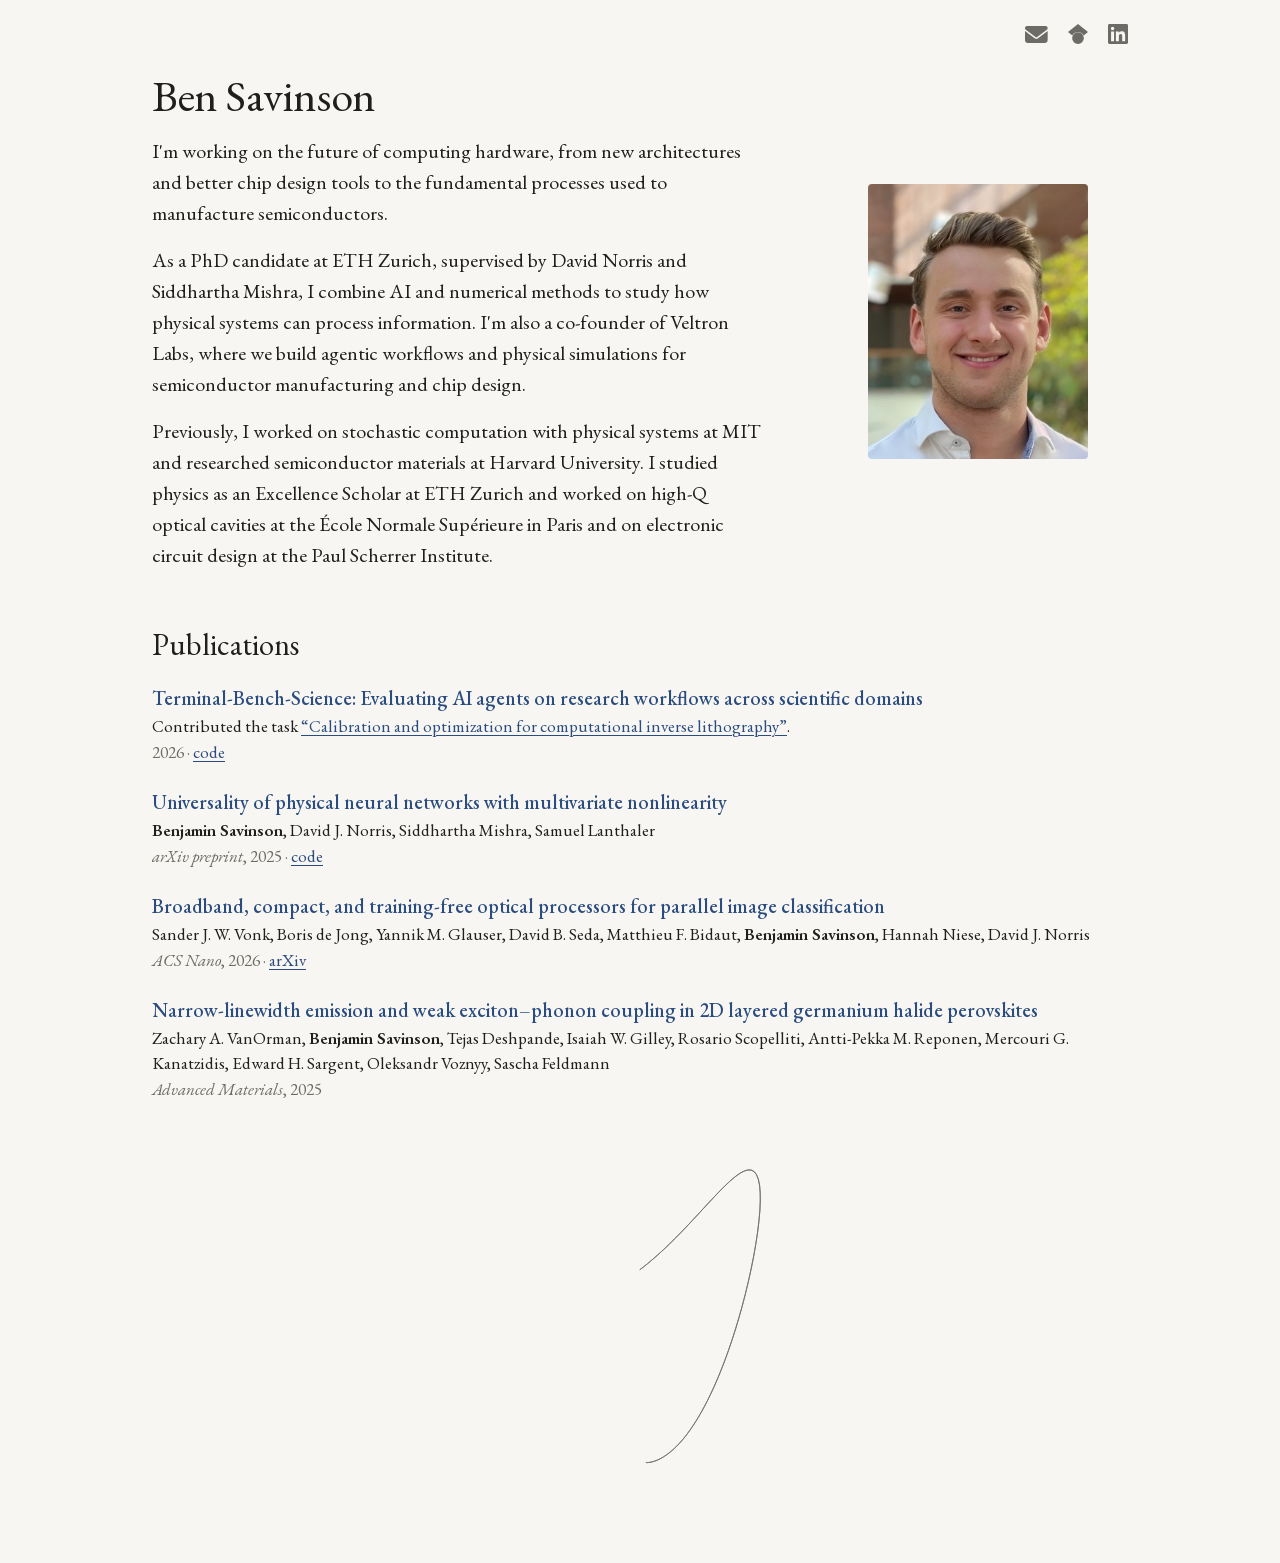
<file: index.html>
<!doctype html>
<html lang="en">
<head>
  <meta charset="utf-8">
  <meta name="viewport" content="width=device-width, initial-scale=1">
  <meta name="google-site-verification" content="pYYYJM1Htt2j3zHiaBGz2p8FPqULOonhci7dPHbsLLY">
  <title>Ben Savinson</title>
  <meta name="description" content="Personal website of Ben Savinson.">
  <meta property="og:type" content="website">
  <meta property="og:title" content="Ben Savinson">
  <meta property="og:description" content="Personal website of Ben Savinson.">
  <meta property="og:url" content="https://bsavinson.github.io/">
  <meta property="og:image" content="https://bsavinson.github.io/link-preview.jpg">
  <meta property="og:image:width" content="256">
  <meta property="og:image:height" content="256">
  <meta property="og:image:alt" content="Ben Savinson">
  <meta name="twitter:card" content="summary">
  <link rel="canonical" href="https://bsavinson.github.io/">
  <link rel="icon" href="favicon.ico" sizes="32x32">
  <link rel="icon" href="icon-192.png" type="image/png" sizes="192x192">
  <link rel="apple-touch-icon" href="apple-touch-icon.png">
  <link rel="stylesheet" href="styles.css">
  <script type="application/ld+json">
  {
    "@context": "https://schema.org",
    "@type": "Person",
    "name": "Ben Savinson",
    "alternateName": "Benjamin Savinson",
    "url": "https://bsavinson.github.io/",
    "image": "https://bsavinson.github.io/portrait.jpg",
    "jobTitle": "PhD candidate",
    "affiliation": {
      "@type": "CollegeOrUniversity",
      "name": "ETH Zurich"
    },
    "worksFor": {
      "@type": "Organization",
      "name": "Veltron Labs"
    },
    "email": "mailto:bsavinson@ethz.ch",
    "sameAs": [
      "https://scholar.google.com/citations?user=Upe7-7kAAAAJ",
      "https://www.linkedin.com/in/benjamin-savinson/"
    ]
  }
  </script>
</head>
<body>
  <header class="site-header">
    <!-- Email and LinkedIn icons: Font Awesome Free 6.7.2 (CC BY 4.0, https://fontawesome.com/license/free). Google Scholar icon: Simple Icons (CC0). -->
    <nav class="social" aria-label="Contact and profiles">
      <a href="mailto:bsavinson@ethz.ch" aria-label="Email" title="bsavinson@ethz.ch">
        <svg class="icon icon-email" viewBox="0 64 512 384" aria-hidden="true"><path d="M48 64C21.5 64 0 85.5 0 112c0 15.1 7.1 29.3 19.2 38.4L236.8 313.6c11.4 8.5 27 8.5 38.4 0L492.8 150.4c12.1-9.1 19.2-23.3 19.2-38.4c0-26.5-21.5-48-48-48L48 64zM0 176L0 384c0 35.3 28.7 64 64 64l384 0c35.3 0 64-28.7 64-64l0-208L294.4 339.2c-22.8 17.1-54 17.1-76.8 0L0 176z"/></svg>
      </a>
      <a href="https://scholar.google.com/citations?user=Upe7-7kAAAAJ&amp;hl=en" aria-label="Google Scholar" title="Google Scholar">
        <svg class="icon icon-scholar" viewBox="0 0 24 24" aria-hidden="true"><path d="M5.242 13.769L0 9.5 12 0l12 9.5-5.242 4.269C17.548 11.249 14.978 9.5 12 9.5c-2.977 0-5.548 1.748-6.758 4.269zM12 10a7 7 0 1 0 0 14 7 7 0 0 0 0-14z"/></svg>
      </a>
      <a href="https://www.linkedin.com/in/benjamin-savinson/" aria-label="LinkedIn" title="LinkedIn" rel="me">
        <svg class="icon icon-linkedin" viewBox="0 32 448 448" aria-hidden="true"><path d="M416 32H31.9C14.3 32 0 46.5 0 64.3v383.4C0 465.5 14.3 480 31.9 480H416c17.6 0 32-14.5 32-32.3V64.3c0-17.8-14.4-32.3-32-32.3zM135.4 416H69V202.2h66.5V416zm-33.2-243c-21.3 0-38.5-17.3-38.5-38.5S80.9 96 102.2 96c21.2 0 38.5 17.3 38.5 38.5 0 21.3-17.2 38.5-38.5 38.5zm282.1 243h-66.4V312c0-24.8-.5-56.7-34.5-56.7-34.6 0-39.9 27-39.9 54.9V416h-66.4V202.2h63.7v29.2h.9c8.9-16.8 30.6-34.5 62.9-34.5 67.2 0 79.7 44.3 79.7 101.9V416z"/></svg>
      </a>
    </nav>
  </header>

  <main class="page">
    <div class="bio">
      <h1>Ben Savinson</h1>
      <p>I'm working on the future of computing hardware, from new architectures and better chip design tools to the fundamental processes used to manufacture semiconductors.</p>
      <p>As a PhD candidate at ETH Zurich, supervised by David Norris and Siddhartha Mishra, I combine AI and numerical methods to study how physical systems can process information. I'm also a co-founder of Veltron Labs, where we build agentic workflows and physical simulations for semiconductor manufacturing and chip design.</p>
      <p>Previously, I worked on stochastic computation with physical systems at MIT and researched semiconductor materials at Harvard University. I studied physics as an Excellence Scholar at ETH Zurich and worked on high-Q optical cavities at the École Normale Supérieure in Paris and on electronic circuit design at the Paul Scherrer Institute.</p>
    </div>

    <figure class="figure">
      <img class="portrait" src="portrait.jpg" width="220" height="275" alt="Portrait of Ben Savinson">
    </figure>

    <section class="publications" aria-labelledby="publications-heading">
      <h2 id="publications-heading">Publications</h2>
      <ul class="pub-list">
        <li class="pub">
          <a class="pub-title" href="https://www.terminal-bench-science.ai/">Terminal-Bench-Science: Evaluating AI agents on research workflows across scientific domains</a>
          <p class="pub-note">Contributed the task <a href="https://github.com/harbor-framework/terminal-bench-science/pull/701">“Calibration and optimization for computational inverse lithography”</a>.</p>
          <p class="pub-meta">2026 · <a href="https://github.com/harbor-framework/terminal-bench-science">code</a></p>
        </li>
        <li class="pub">
          <a class="pub-title" href="https://arxiv.org/abs/2509.05420">Universality of physical neural networks with multivariate nonlinearity</a>
          <p class="pub-authors"><strong>Benjamin Savinson</strong>, David J. Norris, Siddhartha Mishra, Samuel Lanthaler</p>
          <p class="pub-meta"><em>arXiv preprint</em>, 2025 · <a href="https://github.com/bsavinson/Universality_of_Physical_Systems_with_Multivariate_Nonlinearity">code</a></p>
        </li>
        <li class="pub">
          <a class="pub-title" href="https://doi.org/10.1021/acsnano.6c03355">Broadband, compact, and training-free optical processors for parallel image classification</a>
          <p class="pub-authors">Sander J. W. Vonk, Boris de Jong, Yannik M. Glauser, David B. Seda, Matthieu F. Bidaut, <strong>Benjamin Savinson</strong>, Hannah Niese, David J. Norris</p>
          <p class="pub-meta"><em>ACS Nano</em>, 2026 · <a href="https://arxiv.org/abs/2602.18778">arXiv</a></p>
        </li>
        <li class="pub">
          <a class="pub-title" href="https://doi.org/10.1002/adma.202419879">Narrow-linewidth emission and weak exciton–phonon coupling in 2D layered germanium halide perovskites</a>
          <p class="pub-authors">Zachary A. VanOrman, <strong>Benjamin Savinson</strong>, Tejas Deshpande, Isaiah W. Gilley, Rosario Scopelliti, Antti-Pekka M. Reponen, Mercouri G. Kanatzidis, Edward H. Sargent, Oleksandr Voznyy, Sascha Feldmann</p>
          <p class="pub-meta"><em>Advanced Materials</em>, 2025</p>
        </li>
      </ul>
    </section>

    <div class="attractor-end">
      <canvas id="attractor" role="img" aria-label="Lorenz attractor"></canvas>
    </div>
  </main>

  <script src="main.js" defer></script>
</body>
</html>
</file>
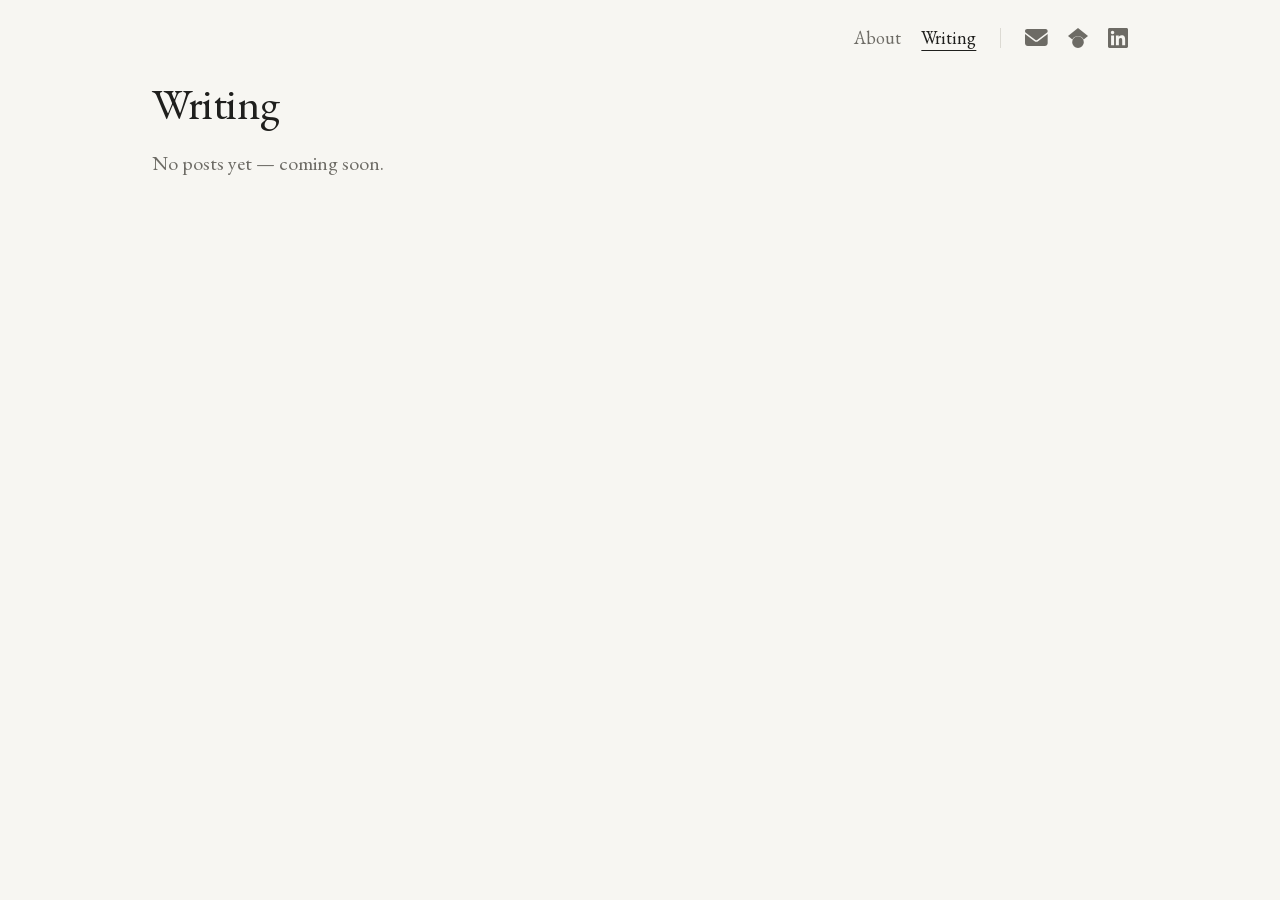
<file: writing/index.html>
<!doctype html>
<html lang="en">
<head>
  <meta charset="utf-8">
  <meta name="viewport" content="width=device-width, initial-scale=1">
  <title>Writing · Ben Savinson</title>
  <meta name="description" content="Writing by Ben Savinson.">
  <!-- Not linked from the homepage yet: keep out of search results until the first post. -->
  <meta name="robots" content="noindex">
  <link rel="icon" href="../favicon.ico" sizes="32x32">
  <link rel="icon" href="../icon-192.png" type="image/png" sizes="192x192">
  <link rel="apple-touch-icon" href="../apple-touch-icon.png">
  <link rel="stylesheet" href="../styles.css">
</head>
<body>
  <header class="site-header">
    <nav class="nav" aria-label="Main">
      <a href="../">About</a>
      <a href="./" aria-current="page">Writing</a>
    </nav>
    <!-- Email and LinkedIn icons: Font Awesome Free 6.7.2 (CC BY 4.0, https://fontawesome.com/license/free). Google Scholar icon: Simple Icons (CC0). -->
    <nav class="social" aria-label="Contact and profiles">
      <a href="mailto:bsavinson@ethz.ch" aria-label="Email" title="bsavinson@ethz.ch">
        <svg class="icon icon-email" viewBox="0 64 512 384" aria-hidden="true"><path d="M48 64C21.5 64 0 85.5 0 112c0 15.1 7.1 29.3 19.2 38.4L236.8 313.6c11.4 8.5 27 8.5 38.4 0L492.8 150.4c12.1-9.1 19.2-23.3 19.2-38.4c0-26.5-21.5-48-48-48L48 64zM0 176L0 384c0 35.3 28.7 64 64 64l384 0c35.3 0 64-28.7 64-64l0-208L294.4 339.2c-22.8 17.1-54 17.1-76.8 0L0 176z"/></svg>
      </a>
      <a href="https://scholar.google.com/citations?user=Upe7-7kAAAAJ&amp;hl=en" aria-label="Google Scholar" title="Google Scholar">
        <svg class="icon icon-scholar" viewBox="0 0 24 24" aria-hidden="true"><path d="M5.242 13.769L0 9.5 12 0l12 9.5-5.242 4.269C17.548 11.249 14.978 9.5 12 9.5c-2.977 0-5.548 1.748-6.758 4.269zM12 10a7 7 0 1 0 0 14 7 7 0 0 0 0-14z"/></svg>
      </a>
      <a href="https://www.linkedin.com/in/benjamin-savinson/" aria-label="LinkedIn" title="LinkedIn" rel="me">
        <svg class="icon icon-linkedin" viewBox="0 32 448 448" aria-hidden="true"><path d="M416 32H31.9C14.3 32 0 46.5 0 64.3v383.4C0 465.5 14.3 480 31.9 480H416c17.6 0 32-14.5 32-32.3V64.3c0-17.8-14.4-32.3-32-32.3zM135.4 416H69V202.2h66.5V416zm-33.2-243c-21.3 0-38.5-17.3-38.5-38.5S80.9 96 102.2 96c21.2 0 38.5 17.3 38.5 38.5 0 21.3-17.2 38.5-38.5 38.5zm282.1 243h-66.4V312c0-24.8-.5-56.7-34.5-56.7-34.6 0-39.9 27-39.9 54.9V416h-66.4V202.2h63.7v29.2h.9c8.9-16.8 30.6-34.5 62.9-34.5 67.2 0 79.7 44.3 79.7 101.9V416z"/></svg>
      </a>
    </nav>
  </header>

  <main class="page page-narrow">
    <section>
      <h1>Writing</h1>
      <p class="muted">No posts yet — coming soon.</p>
    </section>
  </main>
</body>
</html>
</file>
<file: styles.css>
/* EB Garamond, self-hosted (SIL Open Font License 1.1, see fonts/OFL.txt) */
@font-face {
  font-family: "EB Garamond";
  font-style: italic;
  font-weight: 400;
  font-display: swap;
  src: url("fonts/eb-garamond-italic-latin-ext.woff2") format("woff2");
  unicode-range: U+0100-02BA, U+02BD-02C5, U+02C7-02CC, U+02CE-02D7, U+02DD-02FF, U+0304, U+0308, U+0329, U+1D00-1DBF, U+1E00-1E9F, U+1EF2-1EFF, U+2020, U+20A0-20AB, U+20AD-20C4, U+2113, U+2C60-2C7F, U+A720-A7FF;
}
@font-face {
  font-family: "EB Garamond";
  font-style: normal;
  font-weight: 400 600;
  font-display: swap;
  src: url("fonts/eb-garamond-latin-ext.woff2") format("woff2");
  unicode-range: U+0100-02BA, U+02BD-02C5, U+02C7-02CC, U+02CE-02D7, U+02DD-02FF, U+0304, U+0308, U+0329, U+1D00-1DBF, U+1E00-1E9F, U+1EF2-1EFF, U+2020, U+20A0-20AB, U+20AD-20C4, U+2113, U+2C60-2C7F, U+A720-A7FF;
}
@font-face {
  font-family: "EB Garamond";
  font-style: italic;
  font-weight: 400;
  font-display: swap;
  src: url("fonts/eb-garamond-italic-latin.woff2") format("woff2");
  unicode-range: U+0000-00FF, U+0131, U+0152-0153, U+02BB-02BC, U+02C6, U+02DA, U+02DC, U+0304, U+0308, U+0329, U+2000-206F, U+20AC, U+2122, U+2191, U+2193, U+2212, U+2215, U+FEFF, U+FFFD;
}
@font-face {
  font-family: "EB Garamond";
  font-style: normal;
  font-weight: 400 600;
  font-display: swap;
  src: url("fonts/eb-garamond-latin.woff2") format("woff2");
  unicode-range: U+0000-00FF, U+0131, U+0152-0153, U+02BB-02BC, U+02C6, U+02DA, U+02DC, U+0304, U+0308, U+0329, U+2000-206F, U+20AC, U+2122, U+2191, U+2193, U+2212, U+2215, U+FEFF, U+FFFD;
}

:root {
  --bg: #f7f6f2;
  --text: #1f1f1d;
  --muted: #6d6b65;
  --rule: #dcdad3;
  --link: #2b4c7e;
  --trail-1: #2b4c7e;
  --trail-2: #b5523b;
  --trail-3: #3d7a68;
  --font-serif: "EB Garamond", "Iowan Old Style", "Palatino Linotype", Palatino, Georgia, serif;
  color-scheme: light;
}

@media (prefers-color-scheme: dark) {
  :root {
    --bg: #151514;
    --text: #e6e4de;
    --muted: #9a978f;
    --rule: #34332f;
    --link: #9db7e0;
    --trail-1: #8fb0e3;
    --trail-2: #e39a83;
    --trail-3: #86c7b2;
    color-scheme: dark;
  }
}

*, *::before, *::after { box-sizing: border-box; }

body {
  display: flex;
  flex-direction: column;
  min-height: 100vh;
  margin: 0;
  background: var(--bg);
  color: var(--text);
  font: 20px/1.55 var(--font-serif);
  -webkit-font-smoothing: antialiased;
}

a {
  color: var(--link);
  text-decoration-thickness: 1px;
  text-underline-offset: 3px;
}

/* Header */
.site-header {
  display: flex;
  align-items: center;
  justify-content: flex-end;
  gap: 24px;
  width: 100%;
  max-width: 1040px;
  margin: 0 auto;
  padding: 24px 32px 0;
}
.nav { display: flex; gap: 20px; font-size: 18px; }
.nav a { color: var(--muted); text-decoration: none; }
.nav a:hover { color: var(--text); }
.nav a[aria-current="page"] {
  color: var(--text);
  text-decoration: underline;
  text-underline-offset: 6px;
}
.social { display: flex; align-items: center; gap: 20px; }
.nav + .social { padding-left: 24px; border-left: 1px solid var(--rule); }
.social a {
  display: inline-flex;
  color: var(--muted);
  transition: color 0.15s ease;
}
.social a:hover { color: var(--text); }
.site-header a:focus-visible { outline: 2px solid var(--link); outline-offset: 4px; border-radius: 4px; }
.icon { display: block; width: auto; height: 20px; fill: currentColor; }
.icon-email { height: 17px; }

/* Main layout: bio left, attractor right, publications below */
.page {
  display: grid;
  flex: 1;
  grid-template-columns: minmax(0, 1fr) 300px;
  align-content: start;
  column-gap: 64px;
  row-gap: 56px;
  width: 100%;
  max-width: 1040px;
  margin: 0 auto;
  padding: 28px 32px 80px;
}

h1 {
  margin: 0 0 16px;
  font-size: 44px;
  font-weight: 400;
  line-height: 1.1;
  letter-spacing: -0.01em;
}
h2 {
  margin: 0 0 20px;
  font-size: 30px;
  font-weight: 400;
  line-height: 1.2;
}

.bio-header {
  display: flex;
  align-items: center;
  gap: 20px;
  margin-bottom: 20px;
}
.bio-header h1 { margin: 0; }
.avatar {
  flex: none;
  width: 88px;
  height: 88px;
  border-radius: 50%;
  object-fit: cover;
}

.bio p { margin: 0 0 16px; }
.bio p:last-child { margin-bottom: 0; }

.figure { margin: 0; align-self: center; }
.portrait { display: block; width: 220px; max-width: 100%; height: auto; margin: 0 auto; border-radius: 4px; }
.attractor-end { grid-column: 1 / -1; display: flex; justify-content: center; }
.attractor-end canvas { display: block; width: 260px; aspect-ratio: 4 / 5; }

/* Publications */
.publications { grid-column: 1 / -1; }
.pub-list {
  display: grid;
  gap: 22px;
  margin: 0;
  padding: 0;
  list-style: none;
}
.pub p { margin: 0; }
.pub-title {
  font-size: 20px;
  font-weight: 500;
  line-height: 1.35;
  text-decoration: none;
}
.pub-title:hover { text-decoration: underline; }
.pub-authors { margin-top: 2px; font-size: 17px; line-height: 1.45; }
.pub-authors strong { font-weight: 600; }
.pub-note { margin-top: 2px; font-size: 17px; line-height: 1.45; }
.pub-meta { font-size: 17px; color: var(--muted); }

/* Single-column pages (writing, 404) */
.page-narrow { display: block; }
.page-narrow > * { max-width: 680px; }
.muted { color: var(--muted); }

@media (max-width: 760px) {
  body { font-size: 19px; }
  .site-header { gap: 18px; padding: 16px 20px 0; }
  .nav { gap: 16px; font-size: 17px; }
  .social { gap: 16px; }
  .nav + .social { padding-left: 18px; }
  .page {
    display: flex;
    flex-direction: column;
    gap: 32px;
    padding: 24px 20px 56px;
  }
  .page > * { width: 100%; max-width: 620px; align-self: center; }
  .figure { order: -1; } /* photo above the name on small screens */
  .portrait { width: 160px; margin: 0; }
  .attractor-end canvas { width: min(240px, 70%); }
  h1 { font-size: 36px; }
  .bio-header { gap: 16px; margin-bottom: 18px; }
  .avatar { width: 72px; height: 72px; }
  h2 { font-size: 26px; }
  .pub-title { font-size: 19px; }
  .pub-authors, .pub-note, .pub-meta { font-size: 16px; }
}
</file>
